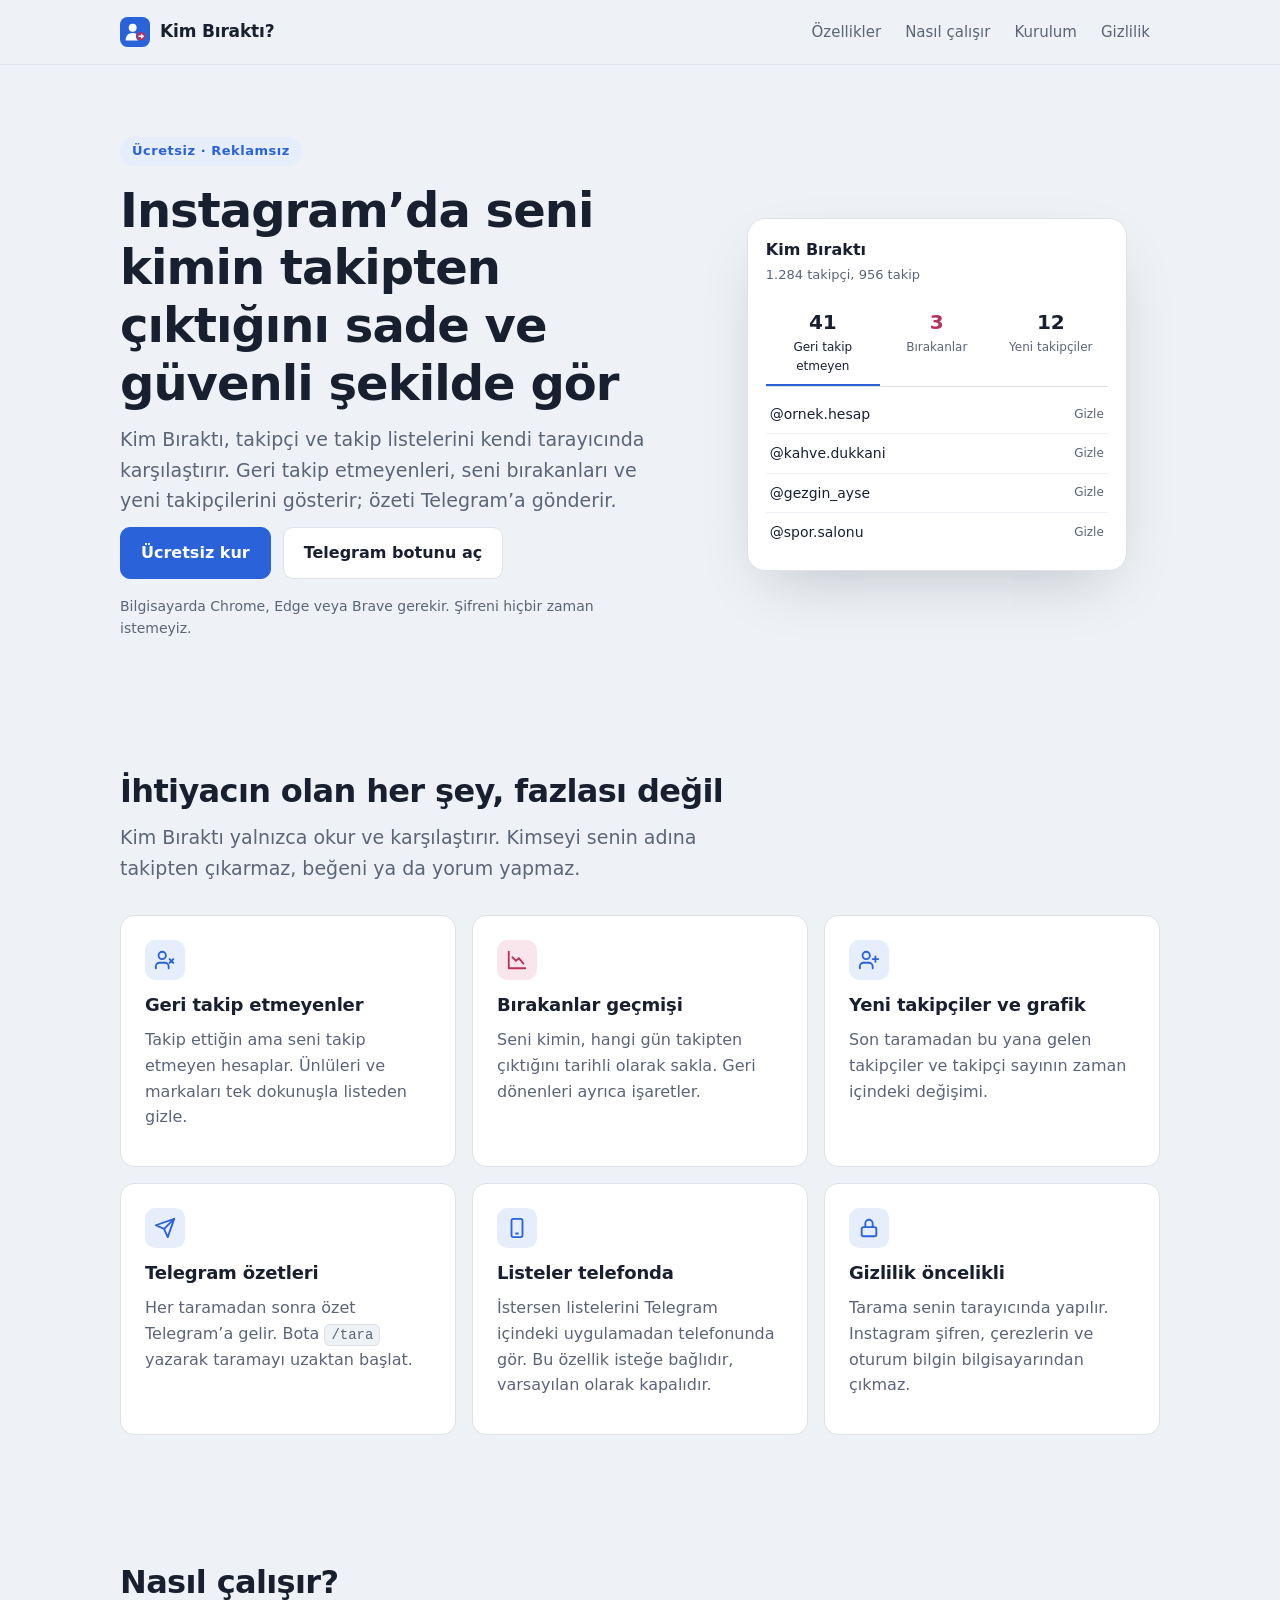
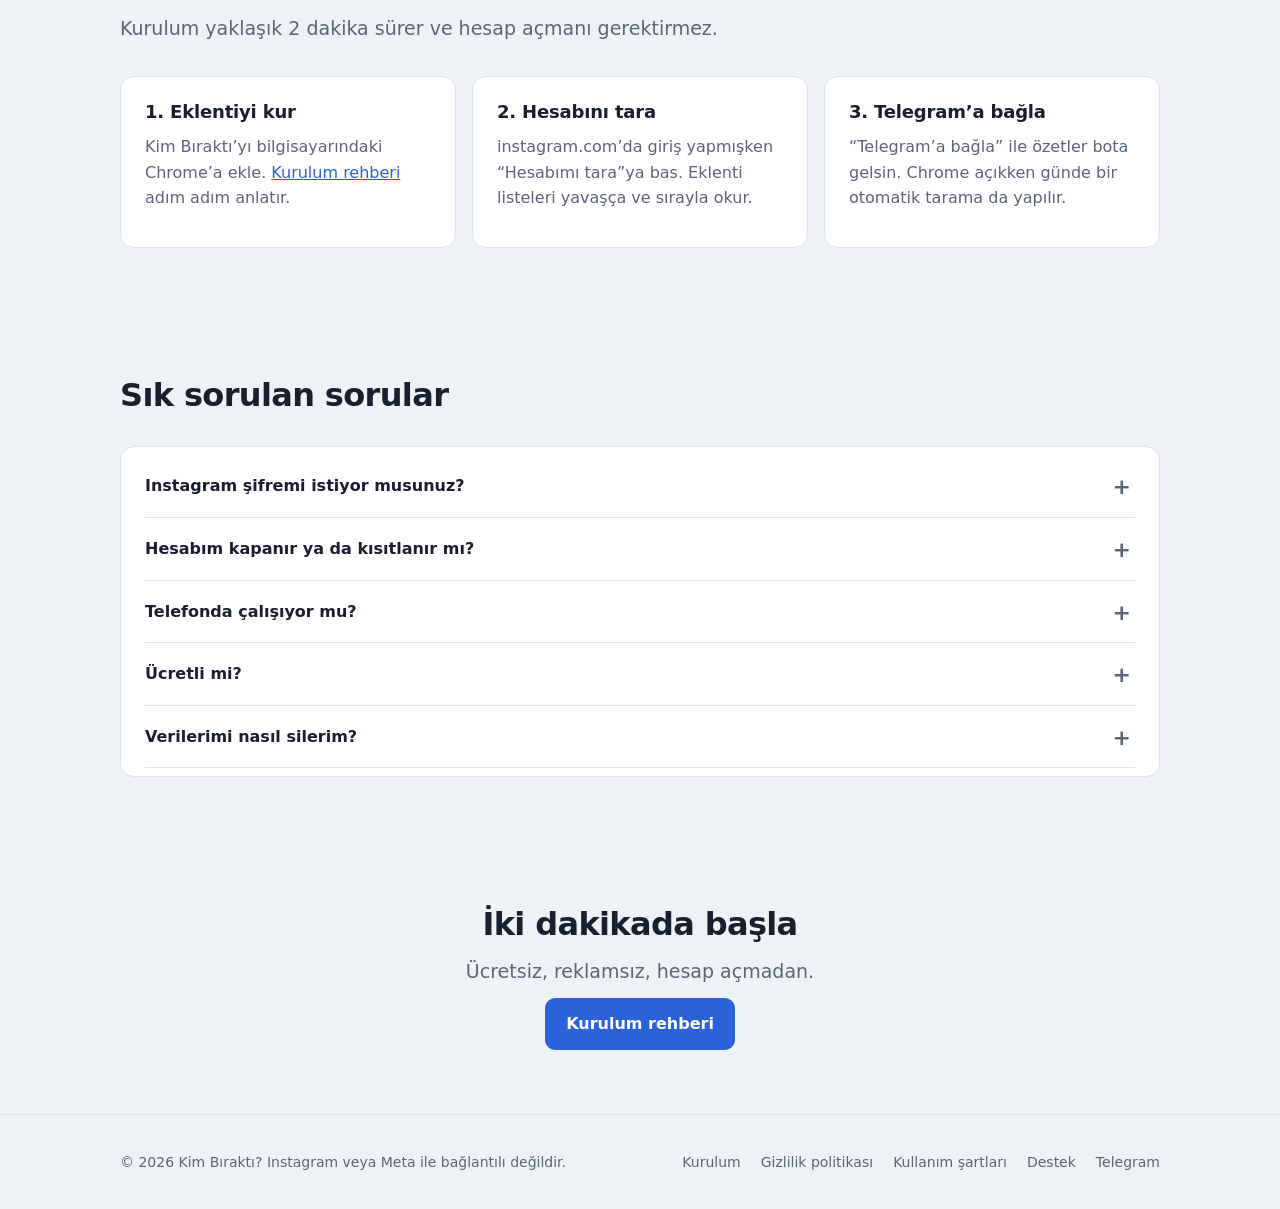
<file: index.html>
<!doctype html>
<html lang="tr">
<head>
  <meta charset="utf-8">
  <meta name="viewport" content="width=device-width, initial-scale=1">
  <title>Kim Bıraktı? | Instagram takipçi analizi</title>
  <meta name="description" content="Instagram’da seni kimlerin takipten çıktığını, kimlerin geri takip etmediğini gör. Ücretsiz Chrome eklentisi ve Telegram botu. Şifren bilgisayarından çıkmaz.">
  <meta property="og:title" content="Kim Bıraktı?">
  <meta property="og:description" content="Instagram’da seni kim takipten çıktı? Chrome eklentisiyle tara, sonuçlar Telegram’a gelsin.">
  <meta property="og:type" content="website">
  <link rel="icon" href="data:image/svg+xml,%3Csvg xmlns='http://www.w3.org/2000/svg' viewBox='0 0 32 32'%3E%3Crect width='32' height='32' rx='8' fill='#2A62D9'/%3E%3Ccircle cx='13.5' cy='11.5' r='4.2' fill='#fff'/%3E%3Cpath d='M6 25c0-5.5 3.4-8 7.5-8s7.5 2.5 7.5 8z' fill='#fff'/%3E%3Ccircle cx='22.5' cy='20.5' r='5' fill='#B8325A' stroke='#2A62D9' stroke-width='1.2'/%3E%3Cpath d='M20.2 20.5h4.4M23 18.8l1.7 1.7-1.7 1.7' stroke='#fff' stroke-width='1.4' fill='none' stroke-linecap='round' stroke-linejoin='round'/%3E%3C/svg%3E">
  <link rel="stylesheet" href="/site.css">
</head>
<body>
  <header class="topbar">
    <div class="wrap">
      <a class="brand" href="/" aria-label="Kim Bıraktı? ana sayfa">
        <svg viewBox="0 0 32 32" aria-hidden="true"><rect width="32" height="32" rx="8" fill="#2A62D9"/><circle cx="13.5" cy="11.5" r="4.2" fill="#fff"/><path d="M6 25c0-5.5 3.4-8 7.5-8s7.5 2.5 7.5 8z" fill="#fff"/><circle cx="22.5" cy="20.5" r="5" fill="#B8325A" stroke="#2A62D9" stroke-width="1.2"/><path d="M20.2 20.5h4.4M23 18.8l1.7 1.7-1.7 1.7" stroke="#fff" stroke-width="1.4" fill="none" stroke-linecap="round" stroke-linejoin="round"/></svg>
        Kim Bıraktı?
      </a>
      <nav class="nav" aria-label="Ana menü">
        <a href="/#ozellikler">Özellikler</a>
        <a href="/#nasil">Nasıl çalışır</a>
        <a href="https://takip-defteri-bot.emirkalkan8.workers.dev/kurulum">Kurulum</a>
        <a href="/gizlilik">Gizlilik</a>
      </nav>
    </div>
  </header>

  <main>
    <section class="hero">
      <div class="wrap">
        <div>
          <span class="eyebrow">Ücretsiz · Reklamsız</span>
          <h1>Instagram’da seni kimin takipten çıktığını sade ve güvenli şekilde gör</h1>
          <p class="lead">Kim Bıraktı, takipçi ve takip listelerini kendi tarayıcında karşılaştırır. Geri takip etmeyenleri, seni bırakanları ve yeni takipçilerini gösterir; özeti Telegram’a gönderir.</p>
          <div class="actions">
            <a class="btn" href="https://takip-defteri-bot.emirkalkan8.workers.dev/kurulum">Ücretsiz kur</a>
            <a class="btn secondary" href="https://t.me/KimBiraktiBot" target="_blank" rel="noopener">Telegram botunu aç</a>
          </div>
          <p class="note">Bilgisayarda Chrome, Edge veya Brave gerekir. Şifreni hiçbir zaman istemeyiz.</p>
        </div>
        <div class="mock" aria-hidden="true">
          <div class="mock-head">Kim Bıraktı</div>
          <div class="mock-sub">1.284 takipçi, 956 takip</div>
          <div class="mock-tabs">
            <div class="on"><b>41</b>Geri takip etmeyen</div>
            <div class="rose"><b>3</b>Bırakanlar</div>
            <div><b>12</b>Yeni takipçiler</div>
          </div>
          <div class="mock-row"><div>@ornek.hesap</div><span>Gizle</span></div>
          <div class="mock-row"><div>@kahve.dukkani</div><span>Gizle</span></div>
          <div class="mock-row"><div>@gezgin_ayse</div><span>Gizle</span></div>
          <div class="mock-row"><div>@spor.salonu</div><span>Gizle</span></div>
        </div>
      </div>
    </section>

    <section id="ozellikler">
      <div class="wrap">
        <div class="section-head">
          <h2>İhtiyacın olan her şey, fazlası değil</h2>
          <p class="lead">Kim Bıraktı yalnızca okur ve karşılaştırır. Kimseyi senin adına takipten çıkarmaz, beğeni ya da yorum yapmaz.</p>
        </div>
        <div class="grid cols-3">
          <div class="card">
            <div class="icon"><svg viewBox="0 0 24 24" fill="none" stroke="currentColor" stroke-width="2" stroke-linecap="round" stroke-linejoin="round"><path d="M16 21v-2a4 4 0 0 0-4-4H6a4 4 0 0 0-4 4v2"/><circle cx="9" cy="7" r="4"/><path d="M17 11l4 4M21 11l-4 4"/></svg></div>
            <h3>Geri takip etmeyenler</h3>
            <p class="muted">Takip ettiğin ama seni takip etmeyen hesaplar. Ünlüleri ve markaları tek dokunuşla listeden gizle.</p>
          </div>
          <div class="card">
            <div class="icon rose"><svg viewBox="0 0 24 24" fill="none" stroke="currentColor" stroke-width="2" stroke-linecap="round" stroke-linejoin="round"><path d="M3 3v18h18"/><path d="M7 9l4 4 3-3 5 6"/></svg></div>
            <h3>Bırakanlar geçmişi</h3>
            <p class="muted">Seni kimin, hangi gün takipten çıktığını tarihli olarak sakla. Geri dönenleri ayrıca işaretler.</p>
          </div>
          <div class="card">
            <div class="icon"><svg viewBox="0 0 24 24" fill="none" stroke="currentColor" stroke-width="2" stroke-linecap="round" stroke-linejoin="round"><path d="M16 21v-2a4 4 0 0 0-4-4H6a4 4 0 0 0-4 4v2"/><circle cx="9" cy="7" r="4"/><path d="M19 8v6M16 11h6"/></svg></div>
            <h3>Yeni takipçiler ve grafik</h3>
            <p class="muted">Son taramadan bu yana gelen takipçiler ve takipçi sayının zaman içindeki değişimi.</p>
          </div>
          <div class="card">
            <div class="icon"><svg viewBox="0 0 24 24" fill="none" stroke="currentColor" stroke-width="2" stroke-linecap="round" stroke-linejoin="round"><path d="M22 2L11 13"/><path d="M22 2l-7 20-4-9-9-4 20-7z"/></svg></div>
            <h3>Telegram özetleri</h3>
            <p class="muted">Her taramadan sonra özet Telegram’a gelir. Bota <code>/tara</code> yazarak taramayı uzaktan başlat.</p>
          </div>
          <div class="card">
            <div class="icon"><svg viewBox="0 0 24 24" fill="none" stroke="currentColor" stroke-width="2" stroke-linecap="round" stroke-linejoin="round"><rect x="6" y="2" width="12" height="20" rx="2"/><path d="M11 18h2"/></svg></div>
            <h3>Listeler telefonda</h3>
            <p class="muted">İstersen listelerini Telegram içindeki uygulamadan telefonunda gör. Bu özellik isteğe bağlıdır, varsayılan olarak kapalıdır.</p>
          </div>
          <div class="card">
            <div class="icon"><svg viewBox="0 0 24 24" fill="none" stroke="currentColor" stroke-width="2" stroke-linecap="round" stroke-linejoin="round"><rect x="4" y="11" width="16" height="10" rx="2"/><path d="M8 11V7a4 4 0 0 1 8 0v4"/></svg></div>
            <h3>Gizlilik öncelikli</h3>
            <p class="muted">Tarama senin tarayıcında yapılır. Instagram şifren, çerezlerin ve oturum bilgin bilgisayarından çıkmaz.</p>
          </div>
        </div>
      </div>
    </section>

    <section id="nasil">
      <div class="wrap">
        <div class="section-head">
          <h2>Nasıl çalışır?</h2>
          <p class="lead">Kurulum yaklaşık 2 dakika sürer ve hesap açmanı gerektirmez.</p>
        </div>
        <div class="grid cols-3">
          <div class="card">
            <h3>1. Eklentiyi kur</h3>
            <p class="muted">Kim Bıraktı’yı bilgisayarındaki Chrome’a ekle. <a href="https://takip-defteri-bot.emirkalkan8.workers.dev/kurulum">Kurulum rehberi</a> adım adım anlatır.</p>
          </div>
          <div class="card">
            <h3>2. Hesabını tara</h3>
            <p class="muted">instagram.com’da giriş yapmışken “Hesabımı tara”ya bas. Eklenti listeleri yavaşça ve sırayla okur.</p>
          </div>
          <div class="card">
            <h3>3. Telegram’a bağla</h3>
            <p class="muted">“Telegram’a bağla” ile özetler bota gelsin. Chrome açıkken günde bir otomatik tarama da yapılır.</p>
          </div>
        </div>
      </div>
    </section>

    <section id="sss">
      <div class="wrap">
        <div class="section-head">
          <h2>Sık sorulan sorular</h2>
        </div>
        <div class="card" style="padding-block: 8px;">
          <details class="faq">
            <summary>Instagram şifremi istiyor musunuz?</summary>
            <p>Hayır. Eklenti, tarayıcında zaten açık olan Instagram oturumunu kullanır. Şifren, çerezlerin ve oturum bilgin bilgisayarından hiçbir yere gönderilmez.</p>
          </details>
          <details class="faq">
            <summary>Hesabım kapanır ya da kısıtlanır mı?</summary>
            <p>Kim Bıraktı yalnızca okuma yapar ve istekleri insan hızında, aralarında 1–3 saniye bekleyerek gönderir. Instagram “çok fazla istek” derse tarama kendiliğinden durur. Yine de otomatik araçların kullanımı Instagram kurallarına tabidir; riski en aza indirmek için gün içinde art arda tarama yapma.</p>
          </details>
          <details class="faq">
            <summary>Telefonda çalışıyor mu?</summary>
            <p>Tarama için bilgisayarda Chrome, Edge veya Brave gerekir. Sonuçları telefonda Telegram üzerinden görebilirsin; istersen listelerin tamamını Telegram içindeki uygulamada açabilirsin.</p>
          </details>
          <details class="faq">
            <summary>Ücretli mi?</summary>
            <p>Hayır, ücretsiz ve reklamsız. Beğenirsen bota <code>/destek</code> yazarak Telegram Yıldızı ile gönüllü bahşiş bırakabilirsin.</p>
          </details>
          <details class="faq">
            <summary>Verilerimi nasıl silerim?</summary>
            <p>Eklentideki “Bağlantıyı kaldır” düğmesi sunucudaki bağlantı ve özet kayıtlarını siler. Bota <code>/verilerimisil</code> yazarak da tüm kayıtlarını silebilirsin. Ayrıntılar <a href="/gizlilik">gizlilik politikasında</a>.</p>
          </details>
        </div>
      </div>
    </section>

    <section>
      <div class="wrap center">
        <h2>İki dakikada başla</h2>
        <p class="lead">Ücretsiz, reklamsız, hesap açmadan.</p>
        <div class="actions" style="justify-content: center;">
          <a class="btn" href="https://takip-defteri-bot.emirkalkan8.workers.dev/kurulum">Kurulum rehberi</a>
        </div>
      </div>
    </section>
  </main>

  <footer class="footer">
    <div class="wrap">
      <div>© 2026 Kim Bıraktı? Instagram veya Meta ile bağlantılı değildir.</div>
      <nav aria-label="Alt menü">
        <a href="https://takip-defteri-bot.emirkalkan8.workers.dev/kurulum">Kurulum</a>
        <a href="/gizlilik">Gizlilik politikası</a>
        <a href="/kullanim-sartlari">Kullanım şartları</a>
        <a href="/destek">Destek</a>
        <a href="https://t.me/KimBiraktiBot" target="_blank" rel="noopener">Telegram</a>
      </nav>
    </div>
  </footer>
</body>
</html>
</file>
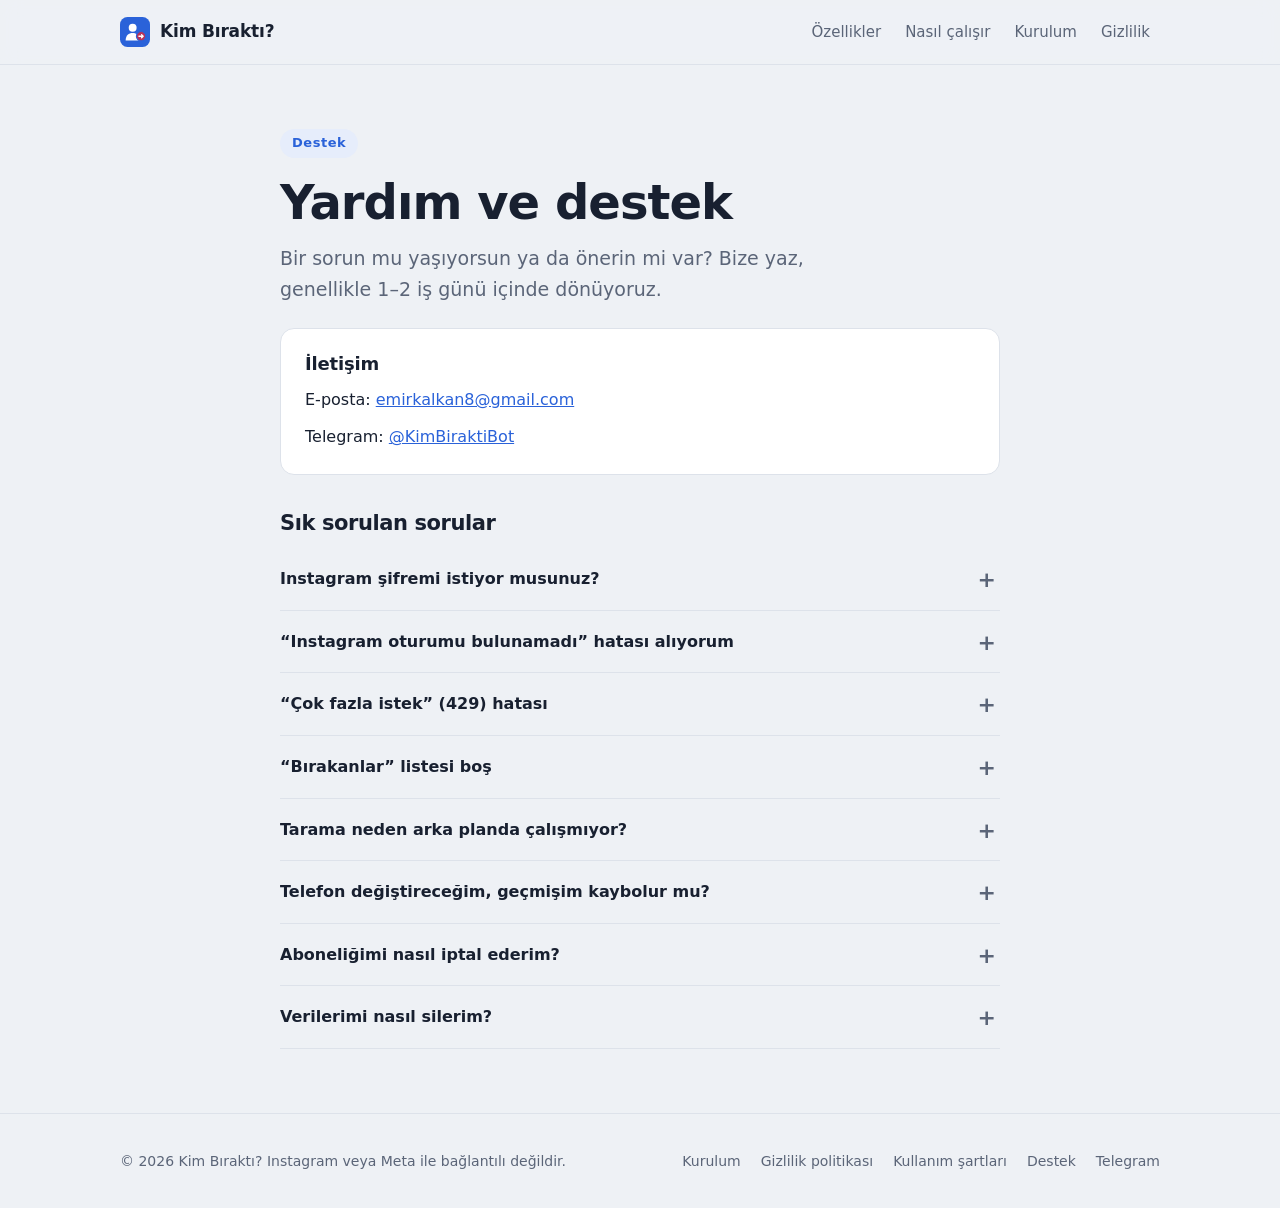
<file: destek.html>
<!doctype html>
<html lang="tr">
<head>
  <meta charset="utf-8">
  <meta name="viewport" content="width=device-width, initial-scale=1">
  <title>Destek | Kim Bıraktı?</title>
  <meta name="description" content="Kim Bıraktı? yardım, sık sorulan sorular ve iletişim.">
  <link rel="icon" href="data:image/svg+xml,%3Csvg xmlns='http://www.w3.org/2000/svg' viewBox='0 0 32 32'%3E%3Crect width='32' height='32' rx='8' fill='#2A62D9'/%3E%3Ccircle cx='13.5' cy='11.5' r='4.2' fill='#fff'/%3E%3Cpath d='M6 25c0-5.5 3.4-8 7.5-8s7.5 2.5 7.5 8z' fill='#fff'/%3E%3Ccircle cx='22.5' cy='20.5' r='5' fill='#B8325A' stroke='#2A62D9' stroke-width='1.2'/%3E%3Cpath d='M20.2 20.5h4.4M23 18.8l1.7 1.7-1.7 1.7' stroke='#fff' stroke-width='1.4' fill='none' stroke-linecap='round' stroke-linejoin='round'/%3E%3C/svg%3E">
  <link rel="stylesheet" href="/site.css">
</head>
<body>
  <header class="topbar">
    <div class="wrap">
      <a class="brand" href="/" aria-label="Kim Bıraktı? ana sayfa">
        <svg viewBox="0 0 32 32" aria-hidden="true"><rect width="32" height="32" rx="8" fill="#2A62D9"/><circle cx="13.5" cy="11.5" r="4.2" fill="#fff"/><path d="M6 25c0-5.5 3.4-8 7.5-8s7.5 2.5 7.5 8z" fill="#fff"/><circle cx="22.5" cy="20.5" r="5" fill="#B8325A" stroke="#2A62D9" stroke-width="1.2"/><path d="M20.2 20.5h4.4M23 18.8l1.7 1.7-1.7 1.7" stroke="#fff" stroke-width="1.4" fill="none" stroke-linecap="round" stroke-linejoin="round"/></svg>
        Kim Bıraktı?
      </a>
      <nav class="nav" aria-label="Ana menü">
        <a href="/#ozellikler">Özellikler</a>
        <a href="/#nasil">Nasıl çalışır</a>
        <a href="https://takip-defteri-bot.emirkalkan8.workers.dev/kurulum">Kurulum</a>
        <a href="/gizlilik">Gizlilik</a>
      </nav>
    </div>
  </header>

  <main>
    <section>
      <div class="wrap legal">
        <span class="eyebrow">Destek</span>
        <h1>Yardım ve destek</h1>
        <p class="lead">Bir sorun mu yaşıyorsun ya da önerin mi var? Bize yaz, genellikle 1–2 iş günü içinde dönüyoruz.</p>

        <div class="card" style="margin: 24px 0;">
          <h3>İletişim</h3>
          <p>E-posta: <a href="mailto:emirkalkan8@gmail.com">emirkalkan8@gmail.com</a></p>
          <p style="margin: 0;">Telegram: <a href="https://t.me/KimBiraktiBot" target="_blank" rel="noopener">@KimBiraktiBot</a></p>
        </div>

        <h2>Sık sorulan sorular</h2>
        <details class="faq"><summary>Instagram şifremi istiyor musunuz?</summary><p>Hayır. Girişi Instagram’ın kendi sayfasında yaparsın; şifren ve oturumun bize hiç gelmez. Listelerin telefonunda AES-256 ile şifreli saklanır.</p></details>
        <details class="faq"><summary>“Instagram oturumu bulunamadı” hatası alıyorum</summary><p>Instagram oturumun sona ermiş olabilir. Uygulamada Ayarlar → “Instagram oturumunu kapat” deyip tekrar giriş yap.</p></details>
        <details class="faq"><summary>“Çok fazla istek” (429) hatası</summary><p>Instagram geçici bir sınır koydu ve tarama hesabını korumak için durdu. Birkaç saat bekleyip tekrar dene; gün içinde art arda tarama yapma.</p></details>
        <details class="faq"><summary>“Bırakanlar” listesi boş</summary><p>İlk tarama referans olarak kaydedilir. Seni bırakanlar ikinci taramadan itibaren görünür.</p></details>
        <details class="faq"><summary>Tarama neden arka planda çalışmıyor?</summary><p>iOS, uygulamaların arka planda uzun süre çalışmasına izin vermiyor. Taramayı uygulama açıkken yaparız; Ayarlar’dan günlük hatırlatıcı açabilirsin.</p></details>
        <details class="faq"><summary>Telefon değiştireceğim, geçmişim kaybolur mu?</summary><p>Pro’daki “Şifreli yedek” ile tüm geçmişini kendi parolanla şifreleyip yeni telefona taşıyabilirsin. Güvenlik gereği şifreleme anahtarı eski telefona bağlı olduğu için yedeksiz taşınamaz.</p></details>
        <details class="faq"><summary>Aboneliğimi nasıl iptal ederim?</summary><p>iPhone’da Ayarlar → adın → Abonelikler → Kim Bıraktı? Pro → “Aboneliği iptal et”. İade talepleri için <a href="https://reportaproblem.apple.com" target="_blank" rel="noopener">reportaproblem.apple.com</a>.</p></details>
        <details class="faq"><summary>Verilerimi nasıl silerim?</summary><p>Uygulamada Ayarlar → “Tüm verilerimi sil”. Telegram’a bağlıysan bota <code>/verilerimisil</code> da yazabilirsin. Ayrıntılar <a href="/gizlilik">gizlilik politikasında</a>.</p></details>
      </div>
    </section>
  
  </main>

  <footer class="footer">
    <div class="wrap">
      <div>© 2026 Kim Bıraktı? Instagram veya Meta ile bağlantılı değildir.</div>
      <nav aria-label="Alt menü">
        <a href="https://takip-defteri-bot.emirkalkan8.workers.dev/kurulum">Kurulum</a>
        <a href="/gizlilik">Gizlilik politikası</a>
        <a href="/kullanim-sartlari">Kullanım şartları</a>
        <a href="/destek">Destek</a>
        <a href="https://t.me/KimBiraktiBot" target="_blank" rel="noopener">Telegram</a>
      </nav>
    </div>
  </footer>
</body>
</html>
</file>
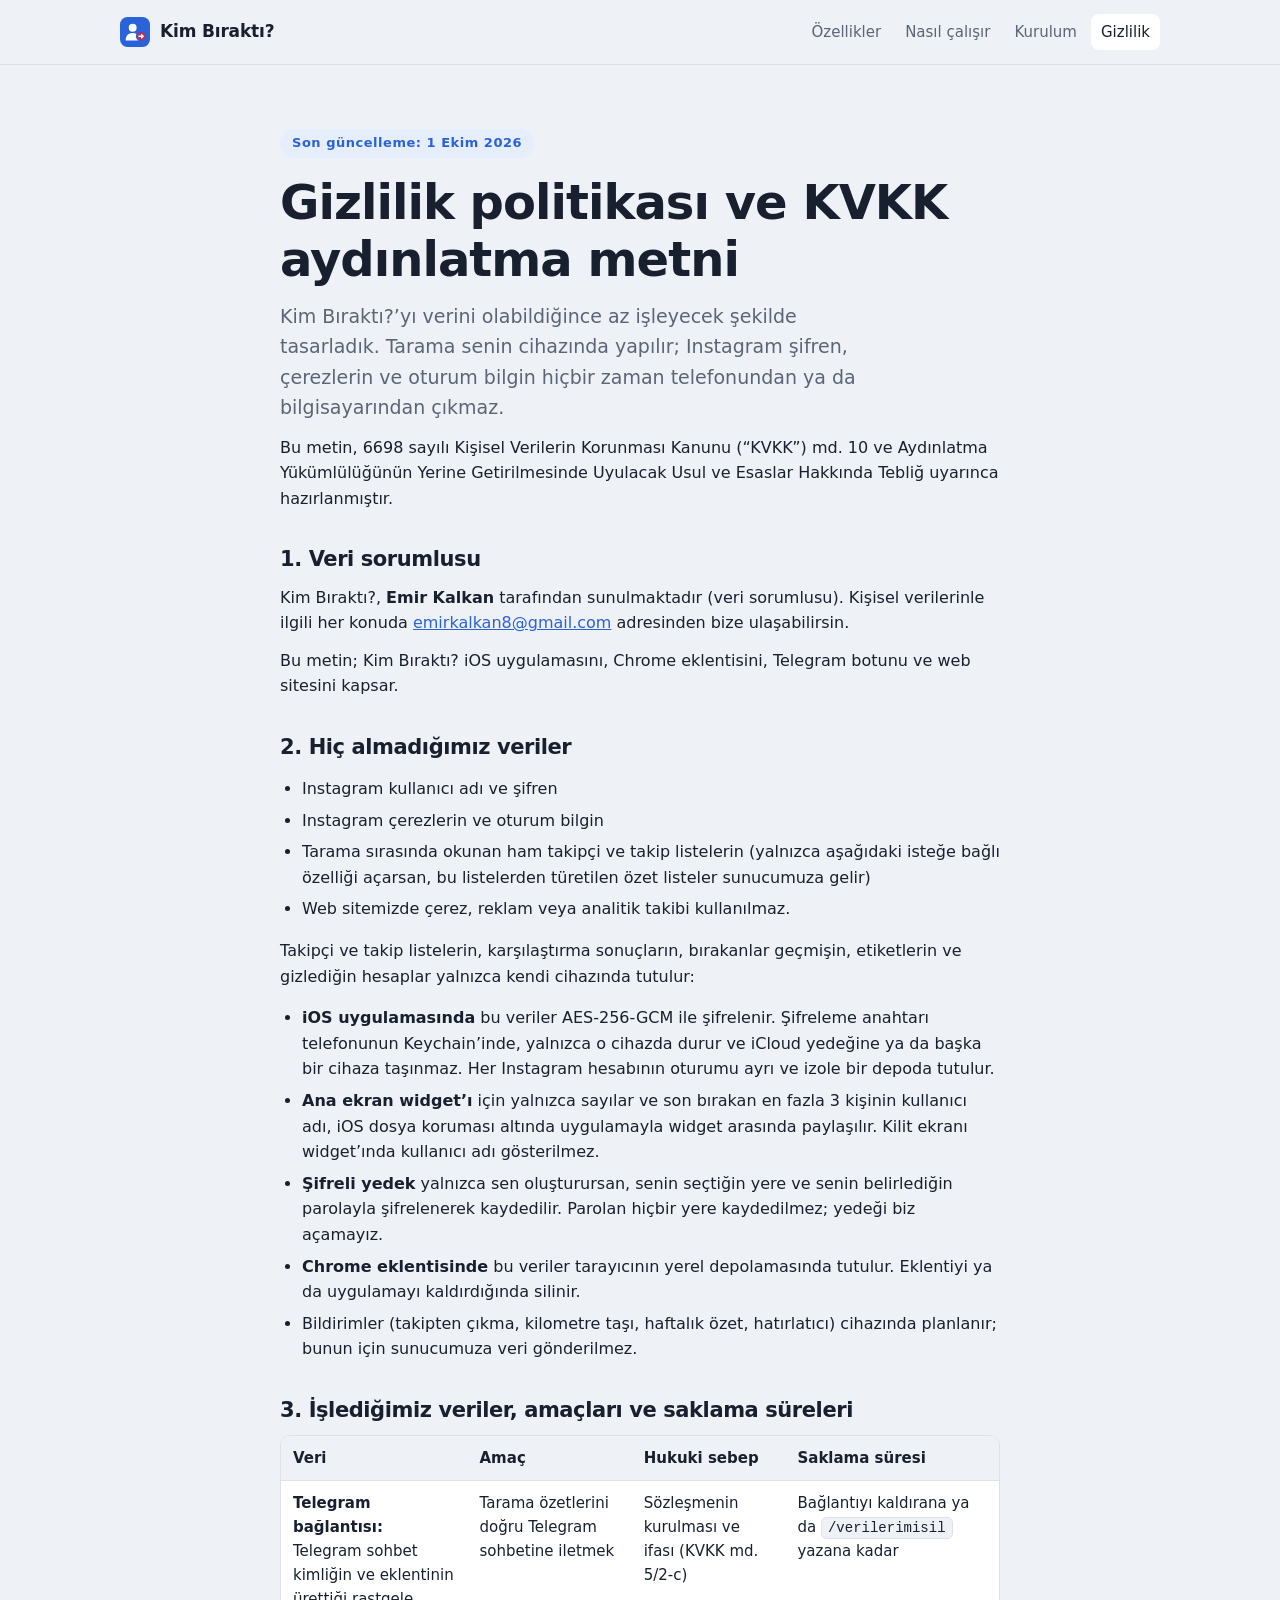
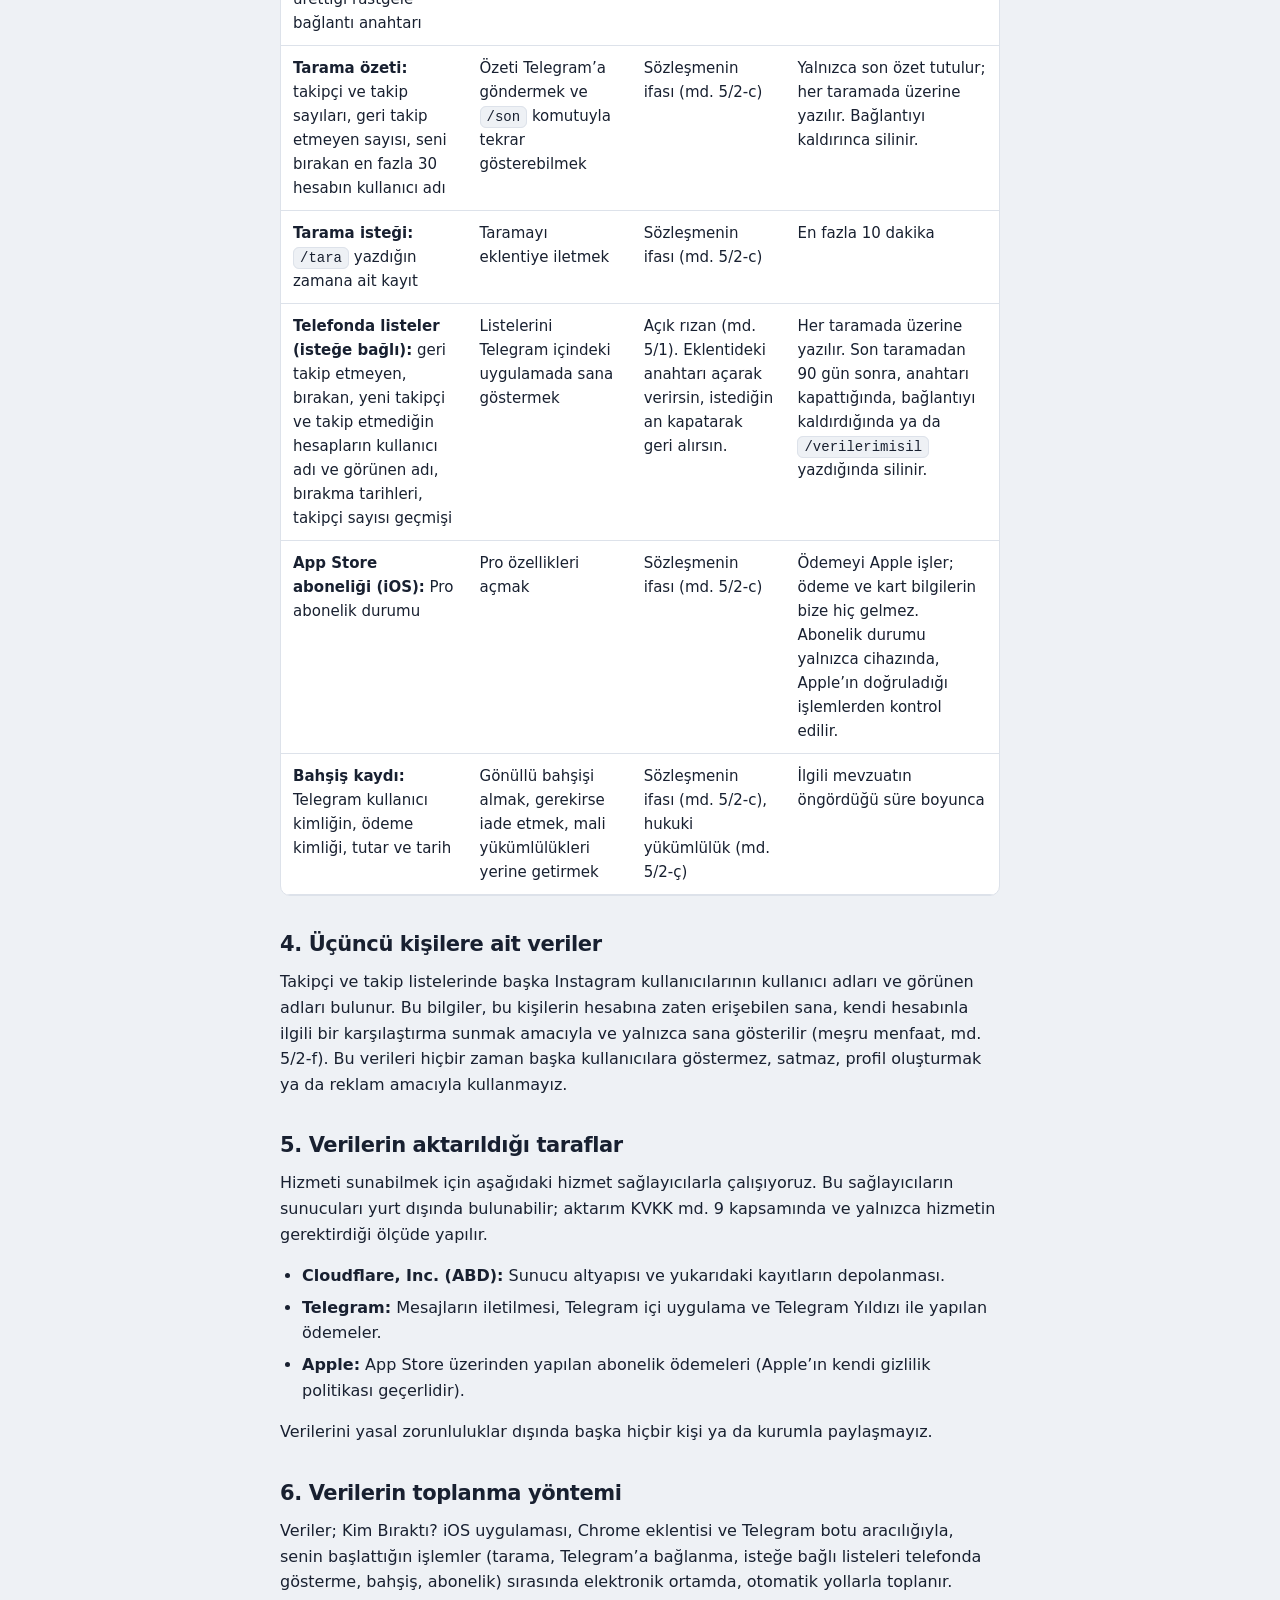
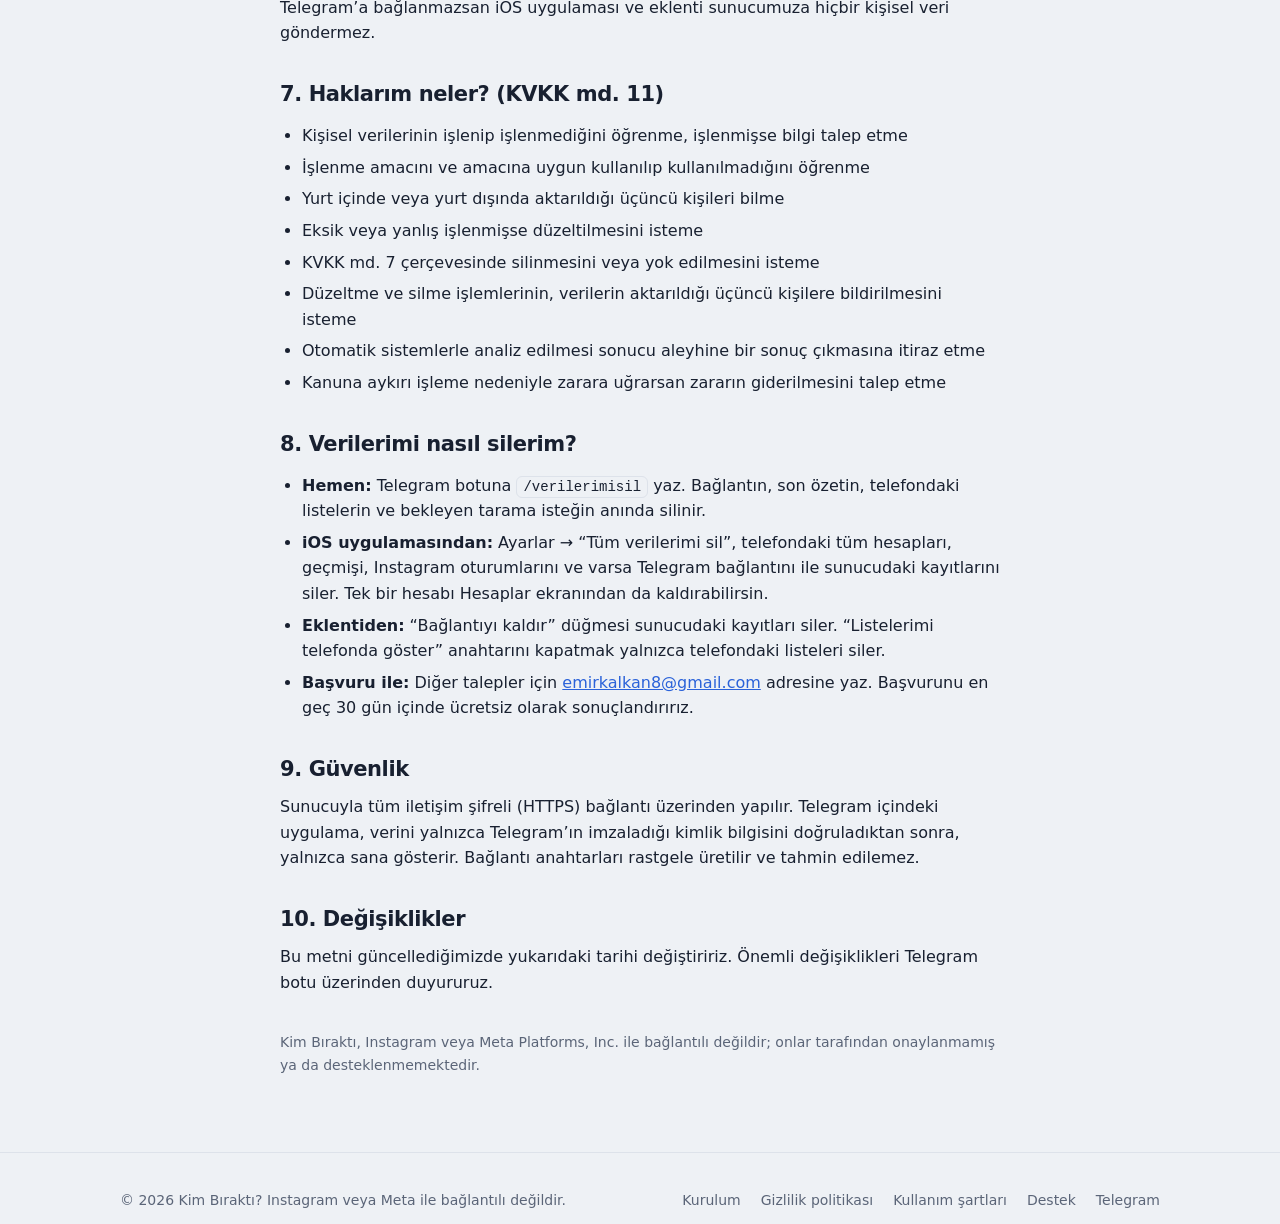
<file: gizlilik.html>
<!doctype html>
<html lang="tr">
<head>
  <meta charset="utf-8">
  <meta name="viewport" content="width=device-width, initial-scale=1">
  <title>Gizlilik politikası | Kim Bıraktı?</title>
  <meta name="description" content="Kim Bıraktı gizlilik politikası ve KVKK aydınlatma metni: hangi verileri, neden ve ne kadar süre işliyoruz.">
  <link rel="icon" href="data:image/svg+xml,%3Csvg xmlns='http://www.w3.org/2000/svg' viewBox='0 0 32 32'%3E%3Crect width='32' height='32' rx='8' fill='#2A62D9'/%3E%3Ccircle cx='13.5' cy='11.5' r='4.2' fill='#fff'/%3E%3Cpath d='M6 25c0-5.5 3.4-8 7.5-8s7.5 2.5 7.5 8z' fill='#fff'/%3E%3Ccircle cx='22.5' cy='20.5' r='5' fill='#B8325A' stroke='#2A62D9' stroke-width='1.2'/%3E%3Cpath d='M20.2 20.5h4.4M23 18.8l1.7 1.7-1.7 1.7' stroke='#fff' stroke-width='1.4' fill='none' stroke-linecap='round' stroke-linejoin='round'/%3E%3C/svg%3E">
  <link rel="stylesheet" href="/site.css">
</head>
<body>
  <header class="topbar">
    <div class="wrap">
      <a class="brand" href="/" aria-label="Kim Bıraktı? ana sayfa">
        <svg viewBox="0 0 32 32" aria-hidden="true"><rect width="32" height="32" rx="8" fill="#2A62D9"/><circle cx="13.5" cy="11.5" r="4.2" fill="#fff"/><path d="M6 25c0-5.5 3.4-8 7.5-8s7.5 2.5 7.5 8z" fill="#fff"/><circle cx="22.5" cy="20.5" r="5" fill="#B8325A" stroke="#2A62D9" stroke-width="1.2"/><path d="M20.2 20.5h4.4M23 18.8l1.7 1.7-1.7 1.7" stroke="#fff" stroke-width="1.4" fill="none" stroke-linecap="round" stroke-linejoin="round"/></svg>
        Kim Bıraktı?
      </a>
      <nav class="nav" aria-label="Ana menü">
        <a href="/#ozellikler">Özellikler</a>
        <a href="/#nasil">Nasıl çalışır</a>
        <a href="https://takip-defteri-bot.emirkalkan8.workers.dev/kurulum">Kurulum</a>
        <a href="/gizlilik" aria-current="page">Gizlilik</a>
      </nav>
    </div>
  </header>

  <main>
    <section>
      <div class="wrap legal">
        <span class="eyebrow">Son güncelleme: 1 Ekim 2026</span>
        <h1>Gizlilik politikası ve KVKK aydınlatma metni</h1>
        <p class="lead">Kim Bıraktı?’yı verini olabildiğince az işleyecek şekilde tasarladık. Tarama senin cihazında yapılır; Instagram şifren, çerezlerin ve oturum bilgin hiçbir zaman telefonundan ya da bilgisayarından çıkmaz.</p>

        <p>Bu metin, 6698 sayılı Kişisel Verilerin Korunması Kanunu (“KVKK”) md. 10 ve Aydınlatma Yükümlülüğünün Yerine Getirilmesinde Uyulacak Usul ve Esaslar Hakkında Tebliğ uyarınca hazırlanmıştır.</p>

        <h2>1. Veri sorumlusu</h2>
        <p>Kim Bıraktı?, <strong>Emir Kalkan</strong> tarafından sunulmaktadır (veri sorumlusu). Kişisel verilerinle ilgili her konuda <a href="mailto:emirkalkan8@gmail.com">emirkalkan8@gmail.com</a> adresinden bize ulaşabilirsin.</p>
        <p>Bu metin; Kim Bıraktı? iOS uygulamasını, Chrome eklentisini, Telegram botunu ve web sitesini kapsar.</p>

        <h2>2. Hiç almadığımız veriler</h2>
        <ul>
          <li>Instagram kullanıcı adı ve şifren</li>
          <li>Instagram çerezlerin ve oturum bilgin</li>
          <li>Tarama sırasında okunan ham takipçi ve takip listelerin (yalnızca aşağıdaki isteğe bağlı özelliği açarsan, bu listelerden türetilen özet listeler sunucumuza gelir)</li>
          <li>Web sitemizde çerez, reklam veya analitik takibi kullanılmaz.</li>
        </ul>
        <p>Takipçi ve takip listelerin, karşılaştırma sonuçların, bırakanlar geçmişin, etiketlerin ve gizlediğin hesaplar yalnızca kendi cihazında tutulur:</p>
        <ul>
          <li><strong>iOS uygulamasında</strong> bu veriler AES-256-GCM ile şifrelenir. Şifreleme anahtarı telefonunun Keychain’inde, yalnızca o cihazda durur ve iCloud yedeğine ya da başka bir cihaza taşınmaz. Her Instagram hesabının oturumu ayrı ve izole bir depoda tutulur.</li>
          <li><strong>Ana ekran widget’ı</strong> için yalnızca sayılar ve son bırakan en fazla 3 kişinin kullanıcı adı, iOS dosya koruması altında uygulamayla widget arasında paylaşılır. Kilit ekranı widget’ında kullanıcı adı gösterilmez.</li>
          <li><strong>Şifreli yedek</strong> yalnızca sen oluşturursan, senin seçtiğin yere ve senin belirlediğin parolayla şifrelenerek kaydedilir. Parolan hiçbir yere kaydedilmez; yedeği biz açamayız.</li>
          <li><strong>Chrome eklentisinde</strong> bu veriler tarayıcının yerel depolamasında tutulur. Eklentiyi ya da uygulamayı kaldırdığında silinir.</li>
          <li>Bildirimler (takipten çıkma, kilometre taşı, haftalık özet, hatırlatıcı) cihazında planlanır; bunun için sunucumuza veri gönderilmez.</li>
        </ul>

        <h2>3. İşlediğimiz veriler, amaçları ve saklama süreleri</h2>
        <div class="table-wrap">
          <table>
            <thead>
              <tr><th>Veri</th><th>Amaç</th><th>Hukuki sebep</th><th>Saklama süresi</th></tr>
            </thead>
            <tbody>
              <tr>
                <td><strong>Telegram bağlantısı:</strong> Telegram sohbet kimliğin ve eklentinin ürettiği rastgele bağlantı anahtarı</td>
                <td>Tarama özetlerini doğru Telegram sohbetine iletmek</td>
                <td>Sözleşmenin kurulması ve ifası (KVKK md. 5/2-c)</td>
                <td>Bağlantıyı kaldırana ya da <code>/verilerimisil</code> yazana kadar</td>
              </tr>
              <tr>
                <td><strong>Tarama özeti:</strong> takipçi ve takip sayıları, geri takip etmeyen sayısı, seni bırakan en fazla 30 hesabın kullanıcı adı</td>
                <td>Özeti Telegram’a göndermek ve <code>/son</code> komutuyla tekrar gösterebilmek</td>
                <td>Sözleşmenin ifası (md. 5/2-c)</td>
                <td>Yalnızca son özet tutulur; her taramada üzerine yazılır. Bağlantıyı kaldırınca silinir.</td>
              </tr>
              <tr>
                <td><strong>Tarama isteği:</strong> <code>/tara</code> yazdığın zamana ait kayıt</td>
                <td>Taramayı eklentiye iletmek</td>
                <td>Sözleşmenin ifası (md. 5/2-c)</td>
                <td>En fazla 10 dakika</td>
              </tr>
              <tr>
                <td><strong>Telefonda listeler (isteğe bağlı):</strong> geri takip etmeyen, bırakan, yeni takipçi ve takip etmediğin hesapların kullanıcı adı ve görünen adı, bırakma tarihleri, takipçi sayısı geçmişi</td>
                <td>Listelerini Telegram içindeki uygulamada sana göstermek</td>
                <td>Açık rızan (md. 5/1). Eklentideki anahtarı açarak verirsin, istediğin an kapatarak geri alırsın.</td>
                <td>Her taramada üzerine yazılır. Son taramadan 90 gün sonra, anahtarı kapattığında, bağlantıyı kaldırdığında ya da <code>/verilerimisil</code> yazdığında silinir.</td>
              </tr>
              <tr>
                <td><strong>App Store aboneliği (iOS):</strong> Pro abonelik durumu</td>
                <td>Pro özellikleri açmak</td>
                <td>Sözleşmenin ifası (md. 5/2-c)</td>
                <td>Ödemeyi Apple işler; ödeme ve kart bilgilerin bize hiç gelmez. Abonelik durumu yalnızca cihazında, Apple’ın doğruladığı işlemlerden kontrol edilir.</td>
              </tr>
              <tr>
                <td><strong>Bahşiş kaydı:</strong> Telegram kullanıcı kimliğin, ödeme kimliği, tutar ve tarih</td>
                <td>Gönüllü bahşişi almak, gerekirse iade etmek, mali yükümlülükleri yerine getirmek</td>
                <td>Sözleşmenin ifası (md. 5/2-c), hukuki yükümlülük (md. 5/2-ç)</td>
                <td>İlgili mevzuatın öngördüğü süre boyunca</td>
              </tr>
            </tbody>
          </table>
        </div>

        <h2>4. Üçüncü kişilere ait veriler</h2>
        <p>Takipçi ve takip listelerinde başka Instagram kullanıcılarının kullanıcı adları ve görünen adları bulunur. Bu bilgiler, bu kişilerin hesabına zaten erişebilen sana, kendi hesabınla ilgili bir karşılaştırma sunmak amacıyla ve yalnızca sana gösterilir (meşru menfaat, md. 5/2-f). Bu verileri hiçbir zaman başka kullanıcılara göstermez, satmaz, profil oluşturmak ya da reklam amacıyla kullanmayız.</p>

        <h2>5. Verilerin aktarıldığı taraflar</h2>
        <p>Hizmeti sunabilmek için aşağıdaki hizmet sağlayıcılarla çalışıyoruz. Bu sağlayıcıların sunucuları yurt dışında bulunabilir; aktarım KVKK md. 9 kapsamında ve yalnızca hizmetin gerektirdiği ölçüde yapılır.</p>
        <ul>
          <li><strong>Cloudflare, Inc. (ABD):</strong> Sunucu altyapısı ve yukarıdaki kayıtların depolanması.</li>
          <li><strong>Telegram:</strong> Mesajların iletilmesi, Telegram içi uygulama ve Telegram Yıldızı ile yapılan ödemeler.</li>
          <li><strong>Apple:</strong> App Store üzerinden yapılan abonelik ödemeleri (Apple’ın kendi gizlilik politikası geçerlidir).</li>
        </ul>
        <p>Verilerini yasal zorunluluklar dışında başka hiçbir kişi ya da kurumla paylaşmayız.</p>

        <h2>6. Verilerin toplanma yöntemi</h2>
        <p>Veriler; Kim Bıraktı? iOS uygulaması, Chrome eklentisi ve Telegram botu aracılığıyla, senin başlattığın işlemler (tarama, Telegram’a bağlanma, isteğe bağlı listeleri telefonda gösterme, bahşiş, abonelik) sırasında elektronik ortamda, otomatik yollarla toplanır. Telegram’a bağlanmazsan iOS uygulaması ve eklenti sunucumuza hiçbir kişisel veri göndermez.</p>

        <h2>7. Haklarım neler? (KVKK md. 11)</h2>
        <ul>
          <li>Kişisel verilerinin işlenip işlenmediğini öğrenme, işlenmişse bilgi talep etme</li>
          <li>İşlenme amacını ve amacına uygun kullanılıp kullanılmadığını öğrenme</li>
          <li>Yurt içinde veya yurt dışında aktarıldığı üçüncü kişileri bilme</li>
          <li>Eksik veya yanlış işlenmişse düzeltilmesini isteme</li>
          <li>KVKK md. 7 çerçevesinde silinmesini veya yok edilmesini isteme</li>
          <li>Düzeltme ve silme işlemlerinin, verilerin aktarıldığı üçüncü kişilere bildirilmesini isteme</li>
          <li>Otomatik sistemlerle analiz edilmesi sonucu aleyhine bir sonuç çıkmasına itiraz etme</li>
          <li>Kanuna aykırı işleme nedeniyle zarara uğrarsan zararın giderilmesini talep etme</li>
        </ul>

        <h2>8. Verilerimi nasıl silerim?</h2>
        <ul>
          <li><strong>Hemen:</strong> Telegram botuna <code>/verilerimisil</code> yaz. Bağlantın, son özetin, telefondaki listelerin ve bekleyen tarama isteğin anında silinir.</li>
          <li><strong>iOS uygulamasından:</strong> Ayarlar → “Tüm verilerimi sil”, telefondaki tüm hesapları, geçmişi, Instagram oturumlarını ve varsa Telegram bağlantını ile sunucudaki kayıtlarını siler. Tek bir hesabı Hesaplar ekranından da kaldırabilirsin.</li>
          <li><strong>Eklentiden:</strong> “Bağlantıyı kaldır” düğmesi sunucudaki kayıtları siler. “Listelerimi telefonda göster” anahtarını kapatmak yalnızca telefondaki listeleri siler.</li>
          <li><strong>Başvuru ile:</strong> Diğer talepler için <a href="mailto:emirkalkan8@gmail.com">emirkalkan8@gmail.com</a> adresine yaz. Başvurunu en geç 30 gün içinde ücretsiz olarak sonuçlandırırız.</li>
        </ul>

        <h2>9. Güvenlik</h2>
        <p>Sunucuyla tüm iletişim şifreli (HTTPS) bağlantı üzerinden yapılır. Telegram içindeki uygulama, verini yalnızca Telegram’ın imzaladığı kimlik bilgisini doğruladıktan sonra, yalnızca sana gösterir. Bağlantı anahtarları rastgele üretilir ve tahmin edilemez.</p>

        <h2>10. Değişiklikler</h2>
        <p>Bu metni güncellediğimizde yukarıdaki tarihi değiştiririz. Önemli değişiklikleri Telegram botu üzerinden duyururuz.</p>

        <p class="muted small" style="margin-top: 36px;">Kim Bıraktı, Instagram veya Meta Platforms, Inc. ile bağlantılı değildir; onlar tarafından onaylanmamış ya da desteklenmemektedir.</p>
      </div>
    </section>
  </main>

  <footer class="footer">
    <div class="wrap">
      <div>© 2026 Kim Bıraktı? Instagram veya Meta ile bağlantılı değildir.</div>
      <nav aria-label="Alt menü">
        <a href="https://takip-defteri-bot.emirkalkan8.workers.dev/kurulum">Kurulum</a>
        <a href="/gizlilik">Gizlilik politikası</a>
        <a href="/kullanim-sartlari">Kullanım şartları</a>
        <a href="/destek">Destek</a>
        <a href="https://t.me/KimBiraktiBot" target="_blank" rel="noopener">Telegram</a>
      </nav>
    </div>
  </footer>
</body>
</html>
</file>
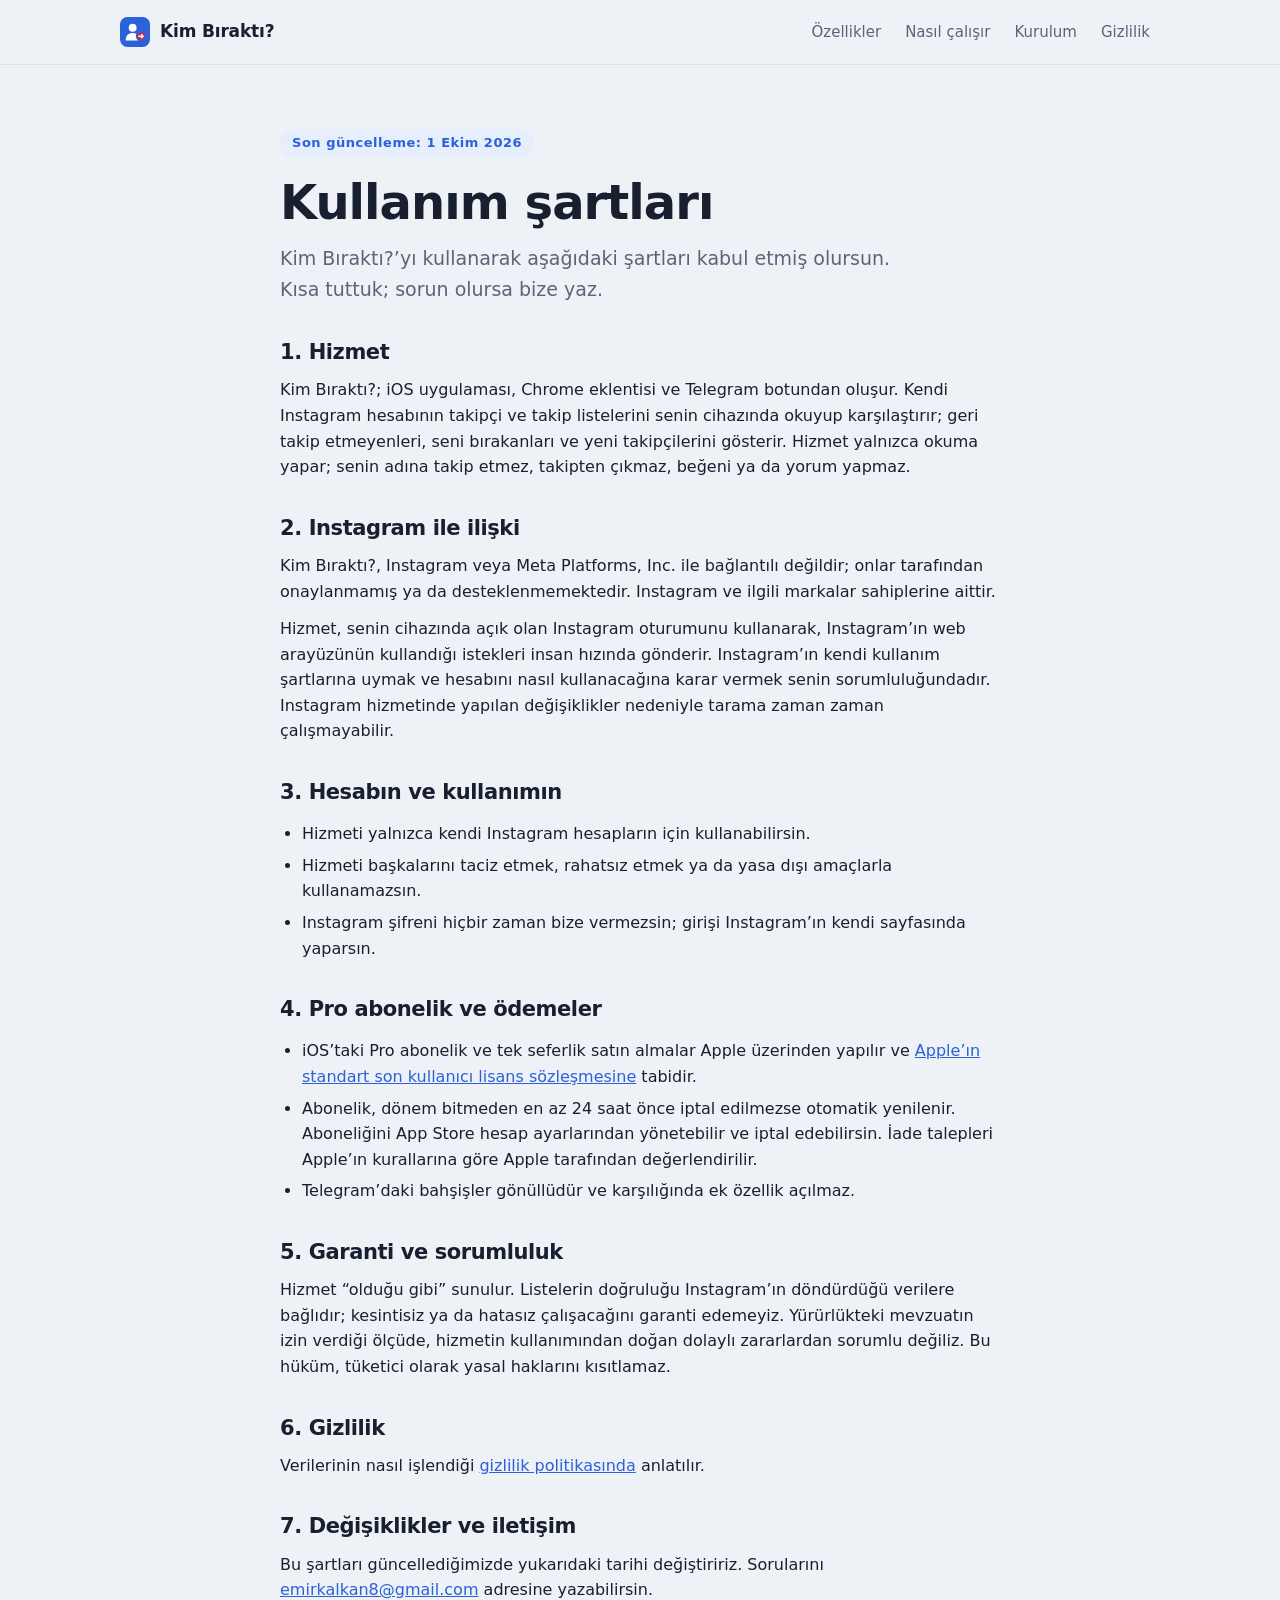
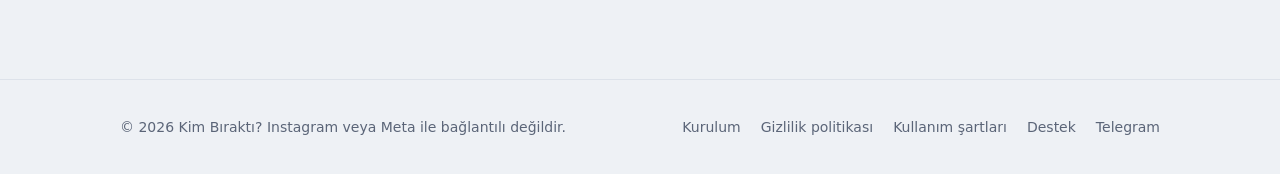
<file: kullanim-sartlari.html>
<!doctype html>
<html lang="tr">
<head>
  <meta charset="utf-8">
  <meta name="viewport" content="width=device-width, initial-scale=1">
  <title>Kullanım şartları | Kim Bıraktı?</title>
  <meta name="description" content="Kim Bıraktı? kullanım şartları.">
  <link rel="icon" href="data:image/svg+xml,%3Csvg xmlns='http://www.w3.org/2000/svg' viewBox='0 0 32 32'%3E%3Crect width='32' height='32' rx='8' fill='#2A62D9'/%3E%3Ccircle cx='13.5' cy='11.5' r='4.2' fill='#fff'/%3E%3Cpath d='M6 25c0-5.5 3.4-8 7.5-8s7.5 2.5 7.5 8z' fill='#fff'/%3E%3Ccircle cx='22.5' cy='20.5' r='5' fill='#B8325A' stroke='#2A62D9' stroke-width='1.2'/%3E%3Cpath d='M20.2 20.5h4.4M23 18.8l1.7 1.7-1.7 1.7' stroke='#fff' stroke-width='1.4' fill='none' stroke-linecap='round' stroke-linejoin='round'/%3E%3C/svg%3E">
  <link rel="stylesheet" href="/site.css">
</head>
<body>
  <header class="topbar">
    <div class="wrap">
      <a class="brand" href="/" aria-label="Kim Bıraktı? ana sayfa">
        <svg viewBox="0 0 32 32" aria-hidden="true"><rect width="32" height="32" rx="8" fill="#2A62D9"/><circle cx="13.5" cy="11.5" r="4.2" fill="#fff"/><path d="M6 25c0-5.5 3.4-8 7.5-8s7.5 2.5 7.5 8z" fill="#fff"/><circle cx="22.5" cy="20.5" r="5" fill="#B8325A" stroke="#2A62D9" stroke-width="1.2"/><path d="M20.2 20.5h4.4M23 18.8l1.7 1.7-1.7 1.7" stroke="#fff" stroke-width="1.4" fill="none" stroke-linecap="round" stroke-linejoin="round"/></svg>
        Kim Bıraktı?
      </a>
      <nav class="nav" aria-label="Ana menü">
        <a href="/#ozellikler">Özellikler</a>
        <a href="/#nasil">Nasıl çalışır</a>
        <a href="https://takip-defteri-bot.emirkalkan8.workers.dev/kurulum">Kurulum</a>
        <a href="/gizlilik">Gizlilik</a>
      </nav>
    </div>
  </header>

  <main>
    <section>
      <div class="wrap legal">
        <span class="eyebrow">Son güncelleme: 1 Ekim 2026</span>
        <h1>Kullanım şartları</h1>
        <p class="lead">Kim Bıraktı?’yı kullanarak aşağıdaki şartları kabul etmiş olursun. Kısa tuttuk; sorun olursa bize yaz.</p>

        <h2>1. Hizmet</h2>
        <p>Kim Bıraktı?; iOS uygulaması, Chrome eklentisi ve Telegram botundan oluşur. Kendi Instagram hesabının takipçi ve takip listelerini senin cihazında okuyup karşılaştırır; geri takip etmeyenleri, seni bırakanları ve yeni takipçilerini gösterir. Hizmet yalnızca okuma yapar; senin adına takip etmez, takipten çıkmaz, beğeni ya da yorum yapmaz.</p>

        <h2>2. Instagram ile ilişki</h2>
        <p>Kim Bıraktı?, Instagram veya Meta Platforms, Inc. ile bağlantılı değildir; onlar tarafından onaylanmamış ya da desteklenmemektedir. Instagram ve ilgili markalar sahiplerine aittir.</p>
        <p>Hizmet, senin cihazında açık olan Instagram oturumunu kullanarak, Instagram’ın web arayüzünün kullandığı istekleri insan hızında gönderir. Instagram’ın kendi kullanım şartlarına uymak ve hesabını nasıl kullanacağına karar vermek senin sorumluluğundadır. Instagram hizmetinde yapılan değişiklikler nedeniyle tarama zaman zaman çalışmayabilir.</p>

        <h2>3. Hesabın ve kullanımın</h2>
        <ul>
          <li>Hizmeti yalnızca kendi Instagram hesapların için kullanabilirsin.</li>
          <li>Hizmeti başkalarını taciz etmek, rahatsız etmek ya da yasa dışı amaçlarla kullanamazsın.</li>
          <li>Instagram şifreni hiçbir zaman bize vermezsin; girişi Instagram’ın kendi sayfasında yaparsın.</li>
        </ul>

        <h2>4. Pro abonelik ve ödemeler</h2>
        <ul>
          <li>iOS’taki Pro abonelik ve tek seferlik satın almalar Apple üzerinden yapılır ve <a href="https://www.apple.com/legal/internet-services/itunes/dev/stdeula/" target="_blank" rel="noopener">Apple’ın standart son kullanıcı lisans sözleşmesine</a> tabidir.</li>
          <li>Abonelik, dönem bitmeden en az 24 saat önce iptal edilmezse otomatik yenilenir. Aboneliğini App Store hesap ayarlarından yönetebilir ve iptal edebilirsin. İade talepleri Apple’ın kurallarına göre Apple tarafından değerlendirilir.</li>
          <li>Telegram’daki bahşişler gönüllüdür ve karşılığında ek özellik açılmaz.</li>
        </ul>

        <h2>5. Garanti ve sorumluluk</h2>
        <p>Hizmet “olduğu gibi” sunulur. Listelerin doğruluğu Instagram’ın döndürdüğü verilere bağlıdır; kesintisiz ya da hatasız çalışacağını garanti edemeyiz. Yürürlükteki mevzuatın izin verdiği ölçüde, hizmetin kullanımından doğan dolaylı zararlardan sorumlu değiliz. Bu hüküm, tüketici olarak yasal haklarını kısıtlamaz.</p>

        <h2>6. Gizlilik</h2>
        <p>Verilerinin nasıl işlendiği <a href="/gizlilik">gizlilik politikasında</a> anlatılır.</p>

        <h2>7. Değişiklikler ve iletişim</h2>
        <p>Bu şartları güncellediğimizde yukarıdaki tarihi değiştiririz. Sorularını <a href="mailto:emirkalkan8@gmail.com">emirkalkan8@gmail.com</a> adresine yazabilirsin.</p>
      </div>
    </section>
  
  </main>

  <footer class="footer">
    <div class="wrap">
      <div>© 2026 Kim Bıraktı? Instagram veya Meta ile bağlantılı değildir.</div>
      <nav aria-label="Alt menü">
        <a href="https://takip-defteri-bot.emirkalkan8.workers.dev/kurulum">Kurulum</a>
        <a href="/gizlilik">Gizlilik politikası</a>
        <a href="/kullanim-sartlari">Kullanım şartları</a>
        <a href="/destek">Destek</a>
        <a href="https://t.me/KimBiraktiBot" target="_blank" rel="noopener">Telegram</a>
      </nav>
    </div>
  </footer>
</body>
</html>
</file>
<file: site.css>
:root {
  --bg: #EEF1F5;
  --surface: #FFFFFF;
  --ink: #182030;
  --ink-muted: #5B6578;
  --line: #DDE2EA;
  --rose: #B8325A;
  --action: #2A62D9;
  --action-hover: #1F50BA;
  --action-soft: #E6EDFB;
  --radius: 14px;
  --max: 1080px;
}

* { box-sizing: border-box; }
[hidden] { display: none !important; }

html { scroll-behavior: smooth; }
body {
  margin: 0;
  background: var(--bg);
  color: var(--ink);
  font: 16px/1.6 system-ui, -apple-system, "Segoe UI", Roboto, sans-serif;
  -webkit-font-smoothing: antialiased;
}
img, svg { max-width: 100%; }
a { color: var(--action); }
a:hover { color: var(--action-hover); }
:focus-visible { outline: 2px solid var(--action); outline-offset: 2px; border-radius: 4px; }

.wrap { max-width: var(--max); margin: 0 auto; padding-inline: 20px; }

/* ---------- Üst bar ---------- */
.topbar {
  position: sticky;
  top: 0;
  z-index: 10;
  background: rgba(238, 241, 245, 0.9);
  backdrop-filter: saturate(1.4) blur(10px);
  border-bottom: 1px solid var(--line);
}
.topbar .wrap { display: flex; align-items: center; gap: 20px; min-height: 64px; flex-wrap: wrap; }
.brand {
  display: inline-flex;
  align-items: center;
  gap: 10px;
  font-weight: 700;
  font-size: 17px;
  letter-spacing: -0.01em;
  color: var(--ink);
  text-decoration: none;
  margin-right: auto;
}
.brand:hover { color: var(--ink); }
.brand svg { width: 30px; height: 30px; flex: none; }
.nav { display: flex; gap: 4px; flex-wrap: wrap; }
.nav a {
  color: var(--ink-muted);
  text-decoration: none;
  font-size: 15px;
  font-weight: 500;
  padding: 6px 10px;
  border-radius: 8px;
}
.nav a:hover, .nav a[aria-current="page"] { color: var(--ink); background: var(--surface); }

/* ---------- Düğmeler ---------- */
.btn {
  display: inline-flex;
  align-items: center;
  gap: 8px;
  font: inherit;
  font-weight: 600;
  text-decoration: none;
  border-radius: 10px;
  padding: 12px 20px;
  background: var(--action);
  color: #fff;
  border: 1px solid var(--action);
  cursor: pointer;
}
.btn:hover { background: var(--action-hover); border-color: var(--action-hover); color: #fff; }
.btn.secondary { background: var(--surface); color: var(--ink); border-color: var(--line); }
.btn.secondary:hover { border-color: var(--action); color: var(--action); }
.btn.small { padding: 7px 12px; font-size: 14px; }
.actions { display: flex; flex-wrap: wrap; gap: 12px; }

/* ---------- Bölümler ---------- */
section { padding-block: 64px; }
.eyebrow {
  display: inline-block;
  font-size: 13px;
  font-weight: 600;
  letter-spacing: 0.04em;
  color: var(--action);
  background: var(--action-soft);
  border-radius: 999px;
  padding: 4px 12px;
  margin-bottom: 16px;
}
h1, h2, h3 { line-height: 1.2; letter-spacing: -0.02em; margin: 0 0 12px; }
h1 { font-size: clamp(32px, 5vw, 48px); }
h2 { font-size: clamp(24px, 3.4vw, 32px); }
h3 { font-size: 18px; letter-spacing: -0.01em; }
p { margin: 0 0 12px; }
.lead { font-size: clamp(17px, 2vw, 19px); color: var(--ink-muted); max-width: 620px; }
.muted { color: var(--ink-muted); }
.small { font-size: 14px; }
.center { text-align: center; }
.center .lead { margin-inline: auto; }
.section-head { max-width: 640px; margin-bottom: 32px; }
.center.section-head { margin-inline: auto; }

.card {
  background: var(--surface);
  border: 1px solid var(--line);
  border-radius: var(--radius);
  padding: 24px;
}

.grid { display: grid; gap: 16px; }
.grid.cols-3 { grid-template-columns: repeat(auto-fit, minmax(260px, 1fr)); }
.grid.cols-2 { grid-template-columns: repeat(auto-fit, minmax(300px, 1fr)); }

.icon {
  width: 40px;
  height: 40px;
  border-radius: 10px;
  background: var(--action-soft);
  color: var(--action);
  display: grid;
  place-items: center;
  margin-bottom: 14px;
}
.icon svg { width: 22px; height: 22px; }
.icon.rose { background: #F8E6EC; color: var(--rose); }

/* ---------- Hero ---------- */
.hero { padding-block: 72px 56px; }
.hero .wrap { display: grid; gap: 48px; grid-template-columns: 1.1fr 0.9fr; align-items: center; }
@media (max-width: 860px) { .hero .wrap { grid-template-columns: 1fr; } }
.hero .note { margin-top: 16px; font-size: 14px; color: var(--ink-muted); }

.mock {
  background: var(--surface);
  border: 1px solid var(--line);
  border-radius: 18px;
  box-shadow: 0 24px 60px -24px rgba(24, 32, 48, 0.25);
  padding: 18px;
  max-width: 380px;
  justify-self: center;
  width: 100%;
}
.mock-head { font-weight: 700; margin-bottom: 2px; }
.mock-sub { font-size: 13px; color: var(--ink-muted); margin-bottom: 14px; }
.mock-tabs { display: grid; grid-template-columns: repeat(3, 1fr); border-bottom: 1px solid var(--line); margin-bottom: 8px; }
.mock-tabs div { text-align: center; padding: 6px 2px 8px; font-size: 12px; color: var(--ink-muted); border-bottom: 2px solid transparent; }
.mock-tabs div.on { border-bottom-color: var(--action); color: var(--ink); }
.mock-tabs b { display: block; font-size: 20px; color: var(--ink); }
.mock-tabs .rose b { color: var(--rose); }
.mock-row { display: flex; justify-content: space-between; align-items: center; padding: 8px 4px; border-bottom: 1px solid var(--bg); font-size: 14px; }
.mock-row:last-child { border-bottom: 0; }
.mock-row span { color: var(--ink-muted); font-size: 12px; }

/* ---------- Adımlar ---------- */
ol.steps { list-style: none; counter-reset: step; margin: 0; padding: 0; display: grid; gap: 14px; }
ol.steps > li { counter-increment: step; position: relative; padding-left: 72px; }
ol.steps > li::before {
  content: counter(step);
  position: absolute;
  left: 24px;
  top: 24px;
  width: 32px;
  height: 32px;
  border-radius: 50%;
  background: var(--action);
  color: #fff;
  font-weight: 700;
  display: grid;
  place-items: center;
}

code {
  font: 14px/1.4 ui-monospace, SFMono-Regular, Menlo, monospace;
  background: var(--bg);
  border: 1px solid var(--line);
  border-radius: 6px;
  padding: 2px 6px;
}
.copy { display: flex; flex-wrap: wrap; align-items: center; gap: 8px; margin: 8px 0; }

.callout { border-left: 4px solid var(--action); }

/* ---------- SSS ---------- */
details.faq { border-bottom: 1px solid var(--line); padding-block: 4px; }
details.faq summary {
  cursor: pointer;
  list-style: none;
  font-weight: 600;
  padding: 14px 32px 14px 0;
  position: relative;
}
details.faq summary::-webkit-details-marker { display: none; }
details.faq summary::after { content: "+"; position: absolute; right: 4px; top: 10px; font-size: 22px; color: var(--ink-muted); }
details.faq[open] summary::after { content: "−"; }
details.faq p { color: var(--ink-muted); padding-bottom: 12px; }

/* ---------- Yasal metin ---------- */
.legal { max-width: 760px; }
.legal h2 { font-size: 21px; margin-top: 36px; }
.legal ul { padding-left: 22px; }
.legal li + li { margin-top: 6px; }
.legal table { width: 100%; border-collapse: collapse; font-size: 15px; }
.legal th, .legal td { text-align: left; vertical-align: top; padding: 10px 12px; border-bottom: 1px solid var(--line); }
.legal th { font-weight: 600; background: var(--bg); }
.table-wrap { overflow-x: auto; background: var(--surface); border: 1px solid var(--line); border-radius: 10px; }
.fill { background: #FFF4CC; border-radius: 4px; padding: 0 4px; }

/* ---------- Alt bilgi ---------- */
.footer { border-top: 1px solid var(--line); padding-block: 36px; font-size: 14px; color: var(--ink-muted); }
.footer .wrap { display: flex; flex-wrap: wrap; gap: 16px 32px; justify-content: space-between; }
.footer nav { display: flex; flex-wrap: wrap; gap: 8px 20px; }
.footer a { color: var(--ink-muted); text-decoration: none; }
.footer a:hover { color: var(--ink); }
</file>
